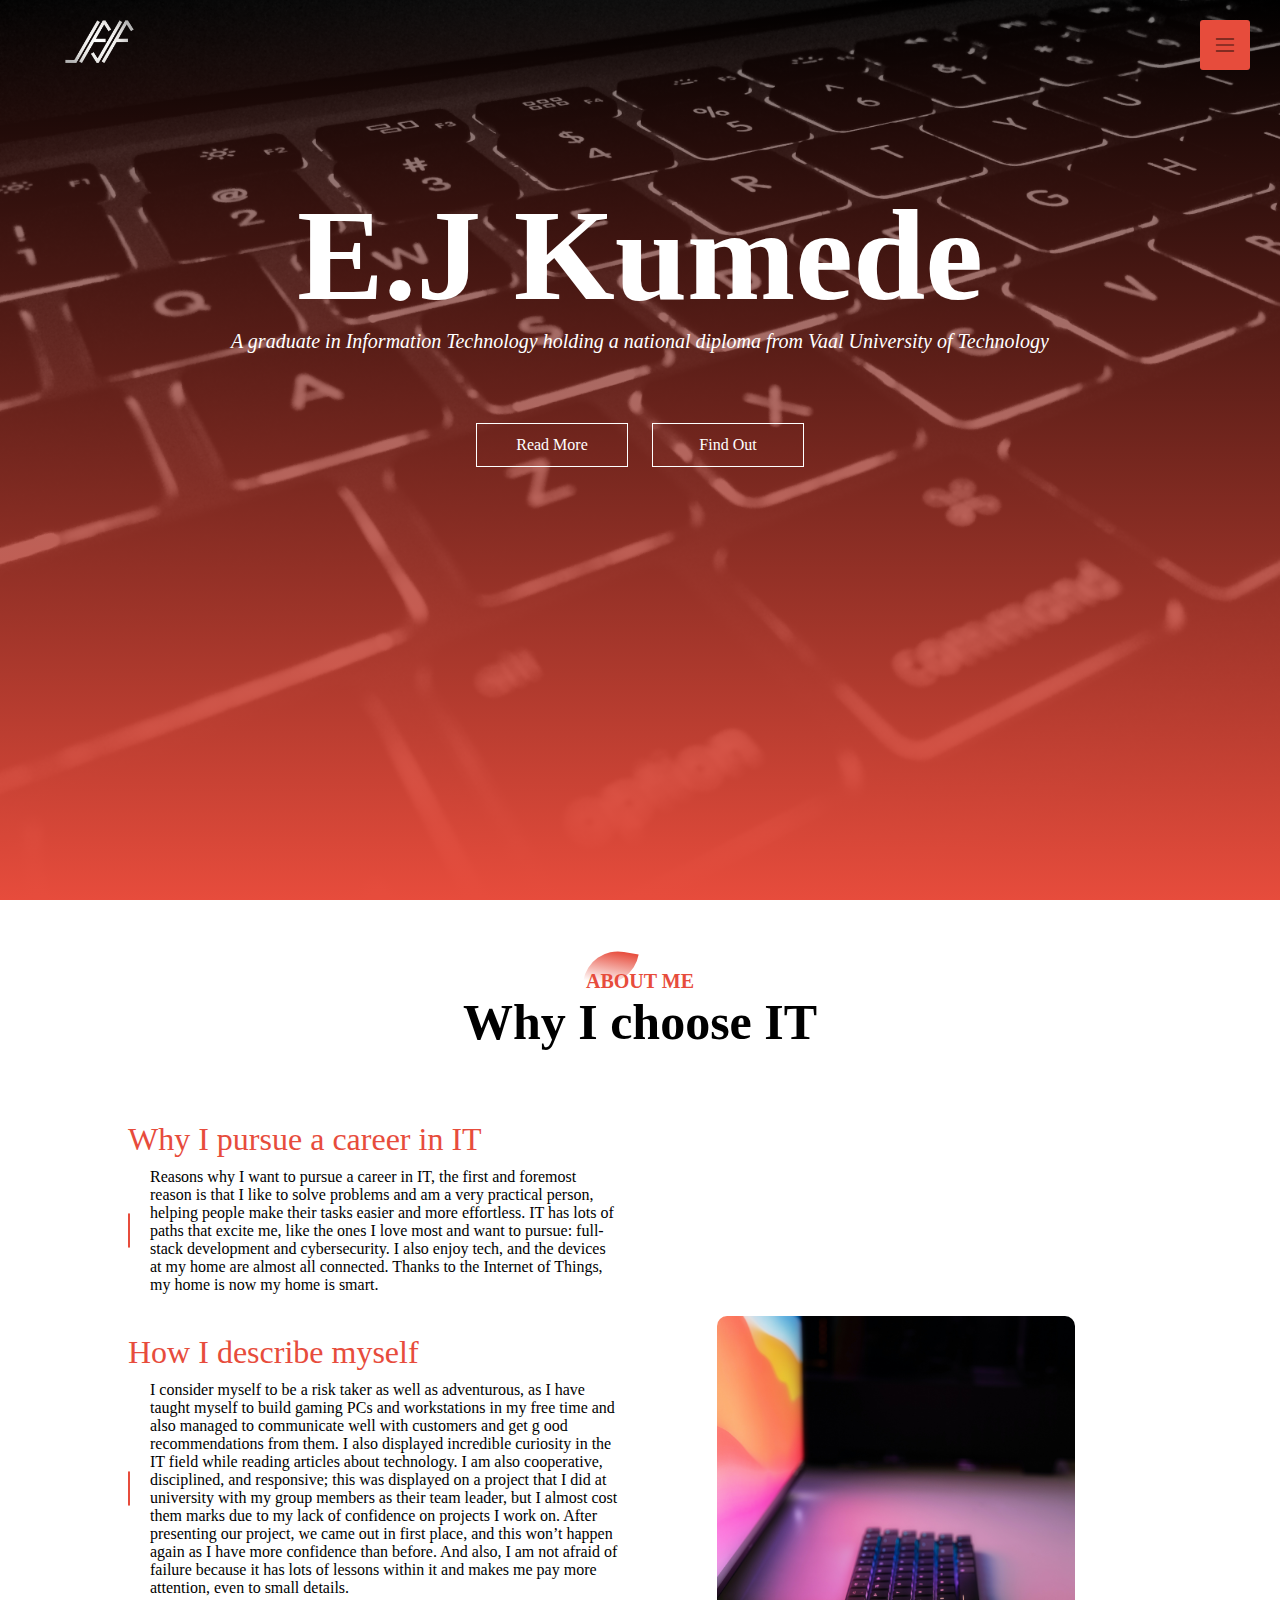
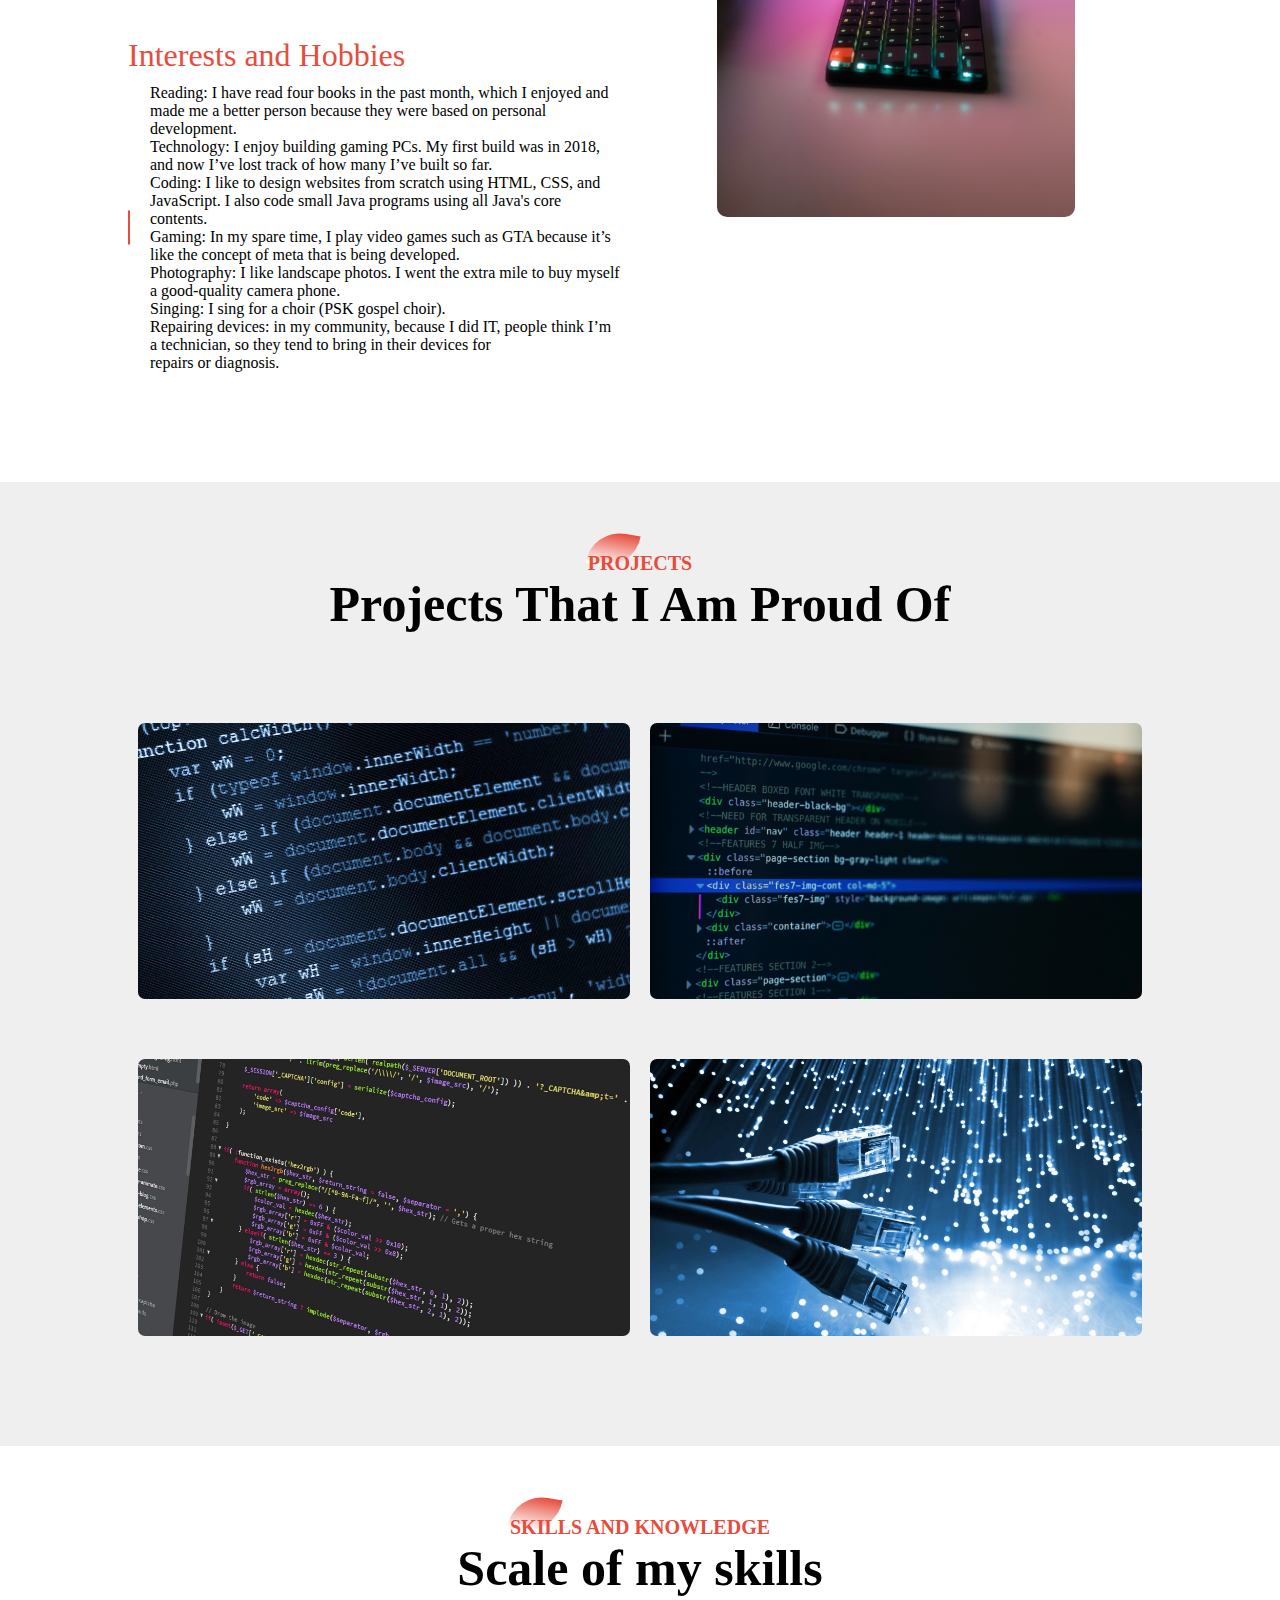
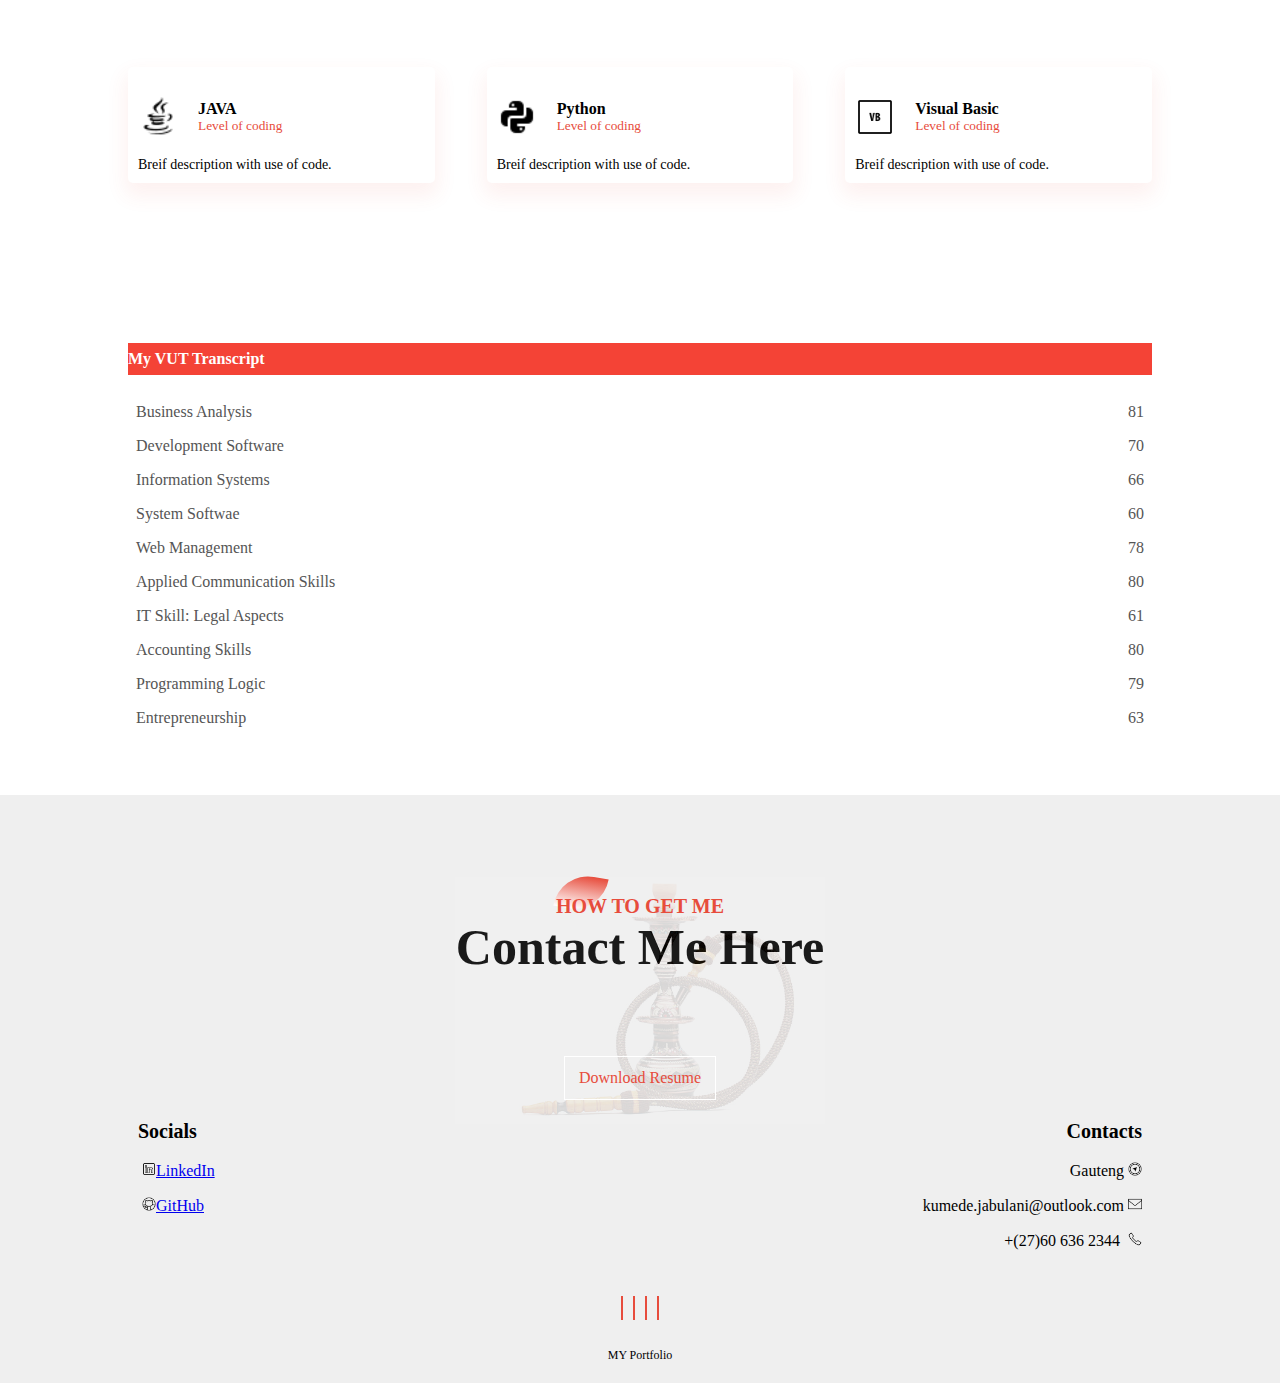
<file: index.html>
<html lang="en">

<head>
    <meta charset="UTF-8">
    <meta http-equiv="X-UA-Compatible" content="IE=edge">
    <meta name="viewport" content="width=device-width, initial-scale=1.0">
    <title>E.J Kumede Portforlio</title>
    <link rel="stylesheet" href="style.css">
</head>

<body>
    <!---------------------------Header-------------------------->

    <section id="header">
        <a href="#header"><img src="images/9.png" class="logo"></a>
        <div class="header-text">

            

            <h1>E.J Kumede</h1>            

            <p>A graduate in Information Technology holding a national diploma from Vaal  University of Technology</p>
            <div class="banner-btn">
                <a href="#feature"> <span></span> Read More</a>
                <a href="#footer"> <span></span> Find Out</a>                
            </div>
        </div>
    </section>
    <div id="sideNav">
        <nav>
            <ul>
                <li><a href="#header">HOME</a></li>
                <li><a href="#feature">ABOUT ME</a></li>
                <li><a href="#service">PROJECTS</a></li>
                <li><a href="#feedback">SKILL AND KNOWLEDGE</a></li>
                <li><a href="#footer">CONTACT ME</a></li>
            </ul>
        </nav>
    </div>
    <div id="menuBtn">
        <img src="images/IconMenu.png" id="menu">
    </div>

    <!---------------------------Features-------------------------->
    <section id="feature">
        <div class="title-text">
            <p>ABOUT ME</p>
            <h1>Why I choose IT</h1>

        </div>
        <div class="feature-box">
            <div class="features">
                <h1>Why I pursue a career in IT</h1>
                <div class="features-desc">
                    <div class="feature-icon">
                        <i class="fa fa-shield"></i>
                    </div>
                    <div class="feature-text">
                        <p>Reasons why I want to pursue a career in IT, the first and foremost 
                            reason is that I like to solve problems and am a very practical 
                            person, helping people make their tasks easier and more effortless.
                            IT has lots of paths that excite me, like the ones I love most and
                            want to pursue: full-stack development and cybersecurity. I also
                            enjoy tech, and the devices at my home are almost all connected.
                            Thanks to the Internet of Things, my home is now my home 
                            is smart.</p>
                    </div>
                </div>
                <h1>How I describe myself</h1>
                <div class="features-desc">
                    <div class="feature-icon">
                        <i class="fa fa-shield"></i>
                    </div>
                    <div class="feature-text">
                        <p>I consider myself to be a risk taker as well as adventurous, as I 
                            have taught myself to build gaming PCs and workstations in my free
                             time and also managed to communicate well with customers and get g
                             ood recommendations from them. I also displayed incredible 
                             curiosity in the IT field while reading articles about technology.
                              I am also cooperative, disciplined, and responsive; this was 
                              displayed on a project that I did at university with my group 
                              members as their team leader, but I almost cost them marks due 
                              to my lack of confidence on projects I work on. After presenting
                               our project, we came out in first place, and this won’t happen 
                               again as I have more confidence than before. And also, I am not 
                               afraid of failure because it has lots of lessons within it and 
                               makes me pay more attention, even to small details.
                        </p>
                    </div>
                </div>
                <h1>Interests and Hobbies</h1>
                <div class="features-desc">
                    <div class="feature-icon">
                        <i class="fa fa-shield"></i>
                    </div>
                    <div class="feature-text">
                        <p>Reading: I have read four books in the past month, which I enjoyed and made me a better person because they were based on personal development.</p>
                        <p>Technology: I enjoy building gaming PCs. My first build was in 2018, and now I’ve lost track of how many I’ve built so far.</p>
                        <p>Coding: I like to design websites from scratch using HTML, CSS, and JavaScript. I also code small Java programs using all Java's core contents.</p>
                        <p>Gaming: In my spare time, I play video games such as GTA because it’s like the concept of meta that is being developed.</p>
                        <p>Photography: I like landscape photos. I went the extra mile to buy myself a good-quality camera phone.</p>
                        <p>Singing: I sing for a choir (PSK gospel choir).</p>
                        <p>Repairing devices: in my community, because I did IT, people think I’m a technician, so they tend to bring in their devices for repairs or diagnosis.</p>
                    </div>
                </div>
            </div>
            <div class="features-img">
                <img src="images/4.jpg">
            </div>
        </div>
    </section>

    <!----------------------Projects------------------>
    <section id="service">
        <div class="title-text">
            <p>PROJECTS</p>
            <h1>Projects That I Am Proud Of</h1>
        </div>
        <div class="service-box">
            <a href="anim-text.htm" class="single-service"><div class="single-service"></div><div class="single-service">
                <img src="images/6.jpg">
                <div class="overlay"></div>
                <div class="service-desc">
                    <h3>Java</h3>
                    <hr>
                    <p>My personal treat of creativity</p>
                </div>
            </div></a>
            <a href="anim-text.htm" class="single-service"><div class="single-service"></div><div class="single-service">
                <img src="images/2.jpg">
                <div class="overlay"></div>
                <div class="service-desc">
                    <h3>Python</h3>
                    <hr>
                    <p>My personal treat of creativity</p>
                </div>
            </div></a>
            <a href="anim-text.htm" class="single-service"><div class="single-service"></div><div class="single-service">
                <img src="images/3.jpg">
                <div class="overlay"></div>
                <div class="service-desc">
                    <h3>Web Designs</h3>
                    <hr>
                    <p>My personal treat of creativity</p>
                </div>
            </div></a>
            <a href="anim-text.htm" class="single-service"><div class="single-service"></div><div class="single-service">
                <img src="images/5.jpg">
                <div class="overlay"></div>
                <div class="service-desc">
                    <h3>Graphic Designs</h3>
                    <hr>
                    <p>My personal treat of creativity</p>
                </div>
            </div></a>
        </div>
    </section>



    <!--------------------Feedback---------------------->
    <section id="feedback">
        <div class="title-text">
            <p>SKILLS AND KNOWLEDGE</p>
            <h1>Scale of my skills</h1>
        </div>
        <div class="feedback-row">
            <div class="feedback-col">
                <div class="user">
                    <img src="images/java.png" class="icons2">
                    <div class="user-info">
                        <h4>JAVA </h4>
                        <small>Level of coding</small>
                    </div>
                </div>
                <p>Breif description with use of code.</p>
            </div>
            <div class="feedback-col">
                <div class="user">
                    <img src="images/python.png" class="icons2">
                    <div class="user-info">
                        <h4>Python<i class="fa fa-twitter"></i> </h4>
                        <small>Level of coding</small>
                    </div>
                </div>
                <p>Breif description with use of code.</p>
            </div>
            <div class="feedback-col">
                <div class="user">
                    <img src="images/vb.png" class="icons2">
                    <div class="user-info">
                        <h4>Visual Basic<i class="fa fa-twitter"></i> </h4>
                        <small>Level of coding</small>
                    </div>
                </div>
                <p>Breif description with use of code.</p>
            </div>            
        </div>
    </section>

    <!------------------Skill seta---------------->

    <section class="blog-content">
        <div class="row">
            
            <div class="blog-right">
                <h3>My VUT Transcript</h3>
                <div>
                    <span>Business Analysis</span>
                    <span>81</span>
                </div>
                <div>
                    <span>Development Software</span>
                    <span>70</span>
                </div>
                <div>
                    <span>Information Systems</span>
                    <span>66</span>
                </div>
                <div>
                    <span>System Softwae</span>
                    <span>60</span>
                </div>
                <div>
                    <span>Web Management</span>
                    <span>78</span>
                </div>
                <div>
                    <span>Applied Communication Skills</span>
                    <span>80</span>
                </div>
                <div>
                    <span>IT Skill: Legal Aspects</span>
                    <span>61</span>
                </div>
                <div>
                    <span>Accounting Skills</span>
                    <span>80</span>
                </div>
                <div>
                    <span>Programming Logic</span>
                    <span>79</span>
                </div>
                <div>
                    <span>Entrepreneurship</span>
                    <span>63</span>
                </div>
            </div>
        </div>
    </section>

    <!-----------------Footer-------------------->
    <section id="footer">
        <img src="images/footer.jpg" class="footer-img">
        <div class="title-text">
            <p>HOW TO GET ME</p>
            <h1>Contact Me Here</h1>
        </div>

        <div class="banner-btn-botom">
            <a href="images/8.pdf"> <span></span> Download Resume</a>            
        </div>
        
        <div class="footer-row">
            <div class="footer-left">
                <h1>Socials</h1>
                <a href="https://www.linkedin.com/in/ephraim-jabulani-kumede-389907177"><p><img src="images/LinkedIn.png" class="icon">LinkedIn</p></a>
                <a href="https://github.com/javajayjuice"><p><img src="images/GitHub.png" class="icon">GitHub</p></a>
            </div>
           
            <div class="footer-right">
                <h1>Contacts</h1>
                <p>Gauteng<img src="images/Location .png" class="icon"></p>
                <p>kumede.jabulani@outlook.com<img src="images/Mail.png" class="icon"></p>
                <p>+(27)60 636 2344 <img src="images/Phone .png" class="icon"></p>
            </div>
        </div>
        <div class="social-links">
            <i class="fa fa-twitter"></i>
            <i class="fa fa-facebook"></i>
            <i class="fa fa-instagram"></i>
            <i class="fa fa-youtube-play"></i>
            <p>MY Portfolio</p>
        </div>


    </section>

    <!-----------------------JavaScript--------------------------->
    <!-----------------------Smooth Scroll--------------------------->

    <script src="smooth-scroll.js"></script>
    <script>
        var scroll = new SmoothScroll('a[href*="#"]');
    </script>


    <!-----------------------NavBar--------------------------->

    <script>
        var menuBtn = document.getElementById("menuBtn")
        var sideNav = document.getElementById("sideNav")
        var menu = document.getElementById("menu")

        sideNav.style.right = "-250px";

        menuBtn.onclick = function () {
            if (sideNav.style.right == "-250px") {
                sideNav.style.right = "0";
                menu.src = "images/IconClose.png";
            }
            else {
                sideNav.style.right = "-250px";
                menu.src = "images/IconMenu.png";
            }
        }
    </script>
</body>

</html>
</file>
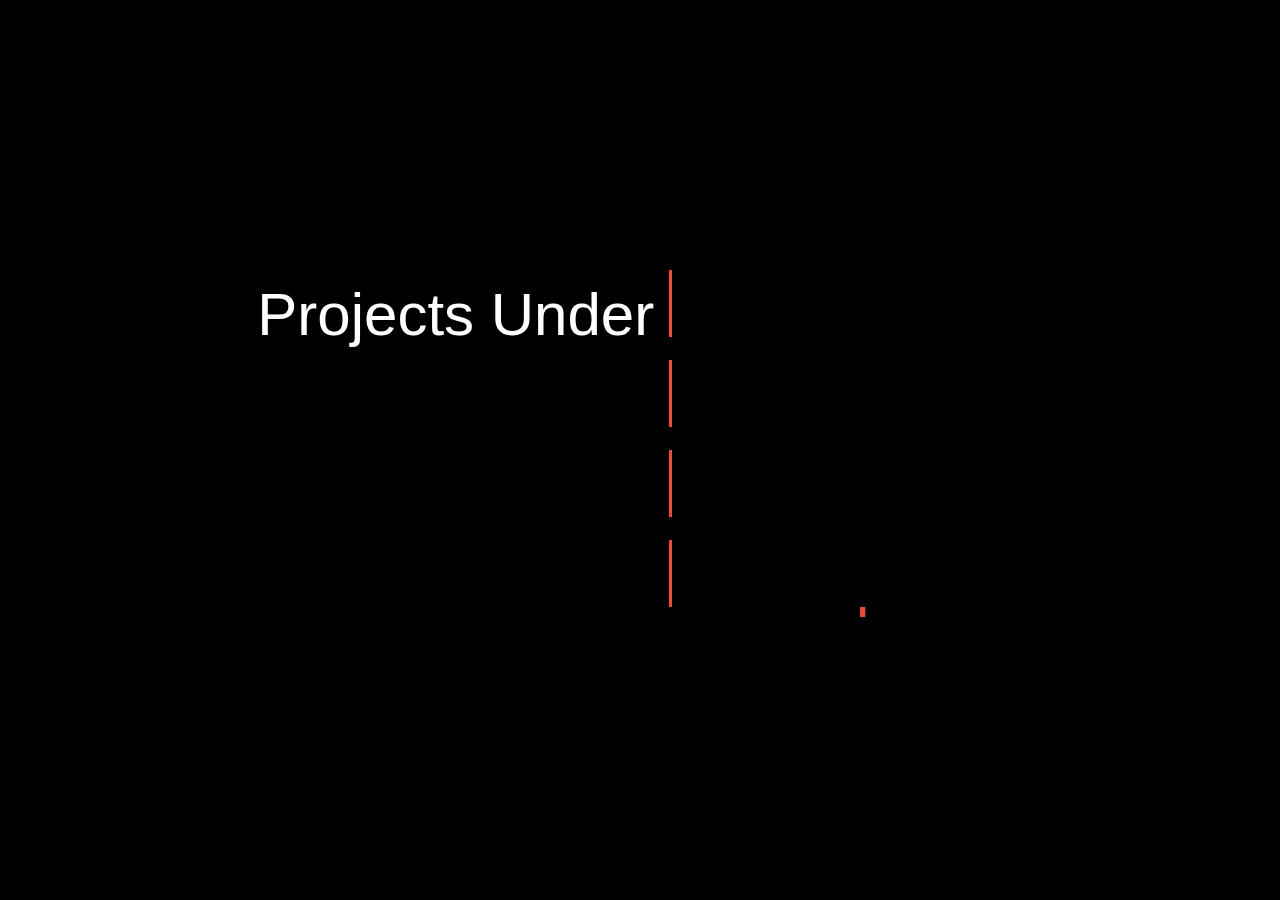
<file: anim-text.htm>
<!DOCTYPE html>
<html lang="en">
<head>
    <meta charset="UTF-8">
    <meta http-equiv="X-UA-Compatible" content="IE=edge">
    <meta name="viewport" content="width=device-width, initial-scale=1.0">
    <link rel="stylesheet" href="style-anim.css">
    <title>Document</title>
</head>
<body>
    <div class="wrapper">
        <div class="txt">Projects Under</div>
        <ul class="run-txt">
            <li><span>Construction</span></li>
            <li><span>Maintenance</span></li>
            <li><span>Service</span></li>
            <li><span>Development</span></li>
        </ul>
    </div>
</body>
</html>
</file>
<file: style.css>
*{
    margin: 0;
    padding: 0;
}

/*--------------------Header-----------------------*/
#header{
    background: linear-gradient(rgba(0,0,0,0.5),#e74c3c ), url(images/1.jpg);
    background-size: cover;
    background-position: center;
    height: 100vh;
}

.logo{
    width: 70px;
    position: fixed;
    top: 1%;
    left: 5%;
}




.header-text{
    text-align: center;
    color: #fff;
    padding-top: 180px;
}

.header-text h1{
    font-size: 130px;
}

.header-text p{
    font-size: 20px;
    font-style: italic;
}

.banner-btn{
    margin: 70px auto 0;
}

.banner-btn a{
    width: 150px;
    text-decoration: none;
    display: inline-block;
    margin: 0 10px;
    padding: 12px 0;
    color: #fff;
    border: .5px solid #fff;
    position: relative;
    z-index: 1;
    transition: color 0.5s;
}

.banner-btn a span{
    width: 0;
    height: 100%;
    position: absolute;
    top: 0;
    left: 0;
    background: #fff;
    z-index: -1;
    transition: 0.5s;
}

.banner-btn a:hover span{
    width: 100%;
}

.banner-btn a:hover{
    color: #000;
}

/*----botom button---*/
.banner-btn-botom{
    margin: 10px auto 0;
    align-self: center;
}

.banner-btn-botom a{
    width: 150px;
    text-decoration: none;
    text-align: center;
    display: block;
    margin: 0 auto;
    padding: 12px 0;
    color: #e74c3c;
    border: .5px solid #fff;
    position: relative;
    z-index: 1;
    transition: color 0.5s;
}

.banner-btn-botom a span{
    width: 0;
    height: 100%;
    position: absolute;
    top: 0;
    left: 0;
    background: #fff;
    z-index: -1;
    transition: 0.5s;
}

.banner-btn-botom a:hover span{
    width: 100%;
}

.banner-btn-botom a:hover{
    color: #000;
}

/*-------------------*/



#sideNav{
    width: 250px;
    height: 100vh;
    position: fixed;
    right: -250px;
    top: 0;
    background: #e74c3c;
    z-index: 2;
    transition: 0.5s;
}

nav ul li{
    list-style: none;
    margin: 50px 20px;
}

nav ul li a{
    text-decoration: none;
    color: #fff;
}

#menuBtn{
    width: 50px;
    height: 50px;
    background: #e74c3c;
    text-align: center;
    position: fixed;
    right: 30px;
    top: 20px;
    border-radius: 3px;
    z-index: 3;
    cursor: pointer;
}

#menuBtn img{
    width: 20px;
    margin-top: 15px;
}

@media screen and (max-width: 770px) {
    .header-text h1{
        font-size: 44px;
    }

    .banner-btn a{
        display: block;
        margin: 20px auto;
    }

    
}

/*------------------------Feature-----------------*/
#feature{
    width: 100%;
    padding: 70px 0;
}

.title-text{
    text-align: center;
    padding-bottom: 70px;
}

.title-text p{
    margin: auto;
    font-size: 20px;
    color: #e74c3c;
    font-weight: bold;
    position: relative;
    z-index: 1;
    display: inline-block;
}

.title-text p::after{
    content: "";
    width: 50px;
    height: 35px;
    background: linear-gradient(#e74c3c, #fff);
    position: absolute;
    top: -20px;
    left: 0;
    z-index: -1;
    transform: rotate(10deg);
    border-top-left-radius: 35px;
    border-bottom-right-radius: 35px;
}

.title-text h1{
    font-size: 50px;
}

.feature-box{
    width: 80%;
    margin: auto;
    display: flex;
    flex-wrap: wrap;
    align-items: center;
    text-align: center;
}

.features{
    flex-basis: 50%;
}

.features-img{
    flex-basis: 50%;
    margin: auto;
}

.features-img img{
    width: 70%;
    border-radius: 10px;
}

.features h1{
    text-align: left;
    margin-bottom: 10px;
    font-weight: 100;
    color: #e74c3c;
}

.features-desc{
    display: flex;
    align-items: center;
    margin-bottom: 40px;
}

.feature-icon .fa{
    width: 50px;
    height: 50px;
    font-size: 30px;
    line-height: 50px;
    border-radius: 8px;
    color: #e74c3c;
    border: 1px solid #e74c3c;
}

.feature-text p{
    padding: 0 20px;
    text-align: initial;
}

@media screen and (max-width: 770px) {
    .title-text h1{
        font-size: 35px;
    }

    .features{
        flex-basis: 100%;
    }

    .features-img{
        flex-basis: 100%;
    }

    .features-img img{
        width: 100%;
    }
}

/*--------------------------------services--------------------------*/
#service{
    width: 100%;
    padding: 70px 0;
    background: #efefef;
}

.service-box{
    width: 80%;
    display: flex;
    flex-wrap: wrap;
    justify-content: space-around;
    margin: auto;
}

.single-service{
    flex-basis: 48%;
    text-align: center;
    border-radius: 7px;
    margin-bottom: 20px;
    color: #fff;
    position: relative;
}

.single-service img{
    width: 100%;
    border-radius: 7px;
}

.overlay{
    width: 100%;
    height: 100%;
    position: absolute;
    top: 0;
    border-radius: 7px;
    cursor: pointer;
    background: linear-gradient(rgba(0,0,0,0.5),#e74c3c);
    opacity: 0;
    transition: 1s;
}

.single-service:hover .overlay{
    opacity: 1;
}

.service-desc{
    width: 80%;
    position: absolute;
    bottom: 40%;
    left: 50%;
    opacity: 0;
    transform: translateX(-50%);
    transition: 1s;
}

hr{
    background: #fff;
    height: 2px;
    border: 0;
    margin: 15px auto;
    width: 60%;
}

.service-desc p{
    font-size: 14px;
}

.single-service:hover .service-desc{
    bottom: 40%;
    opacity: 1;
}

@media screen and (max-width: 770px) {
    .single-service{
        flex-basis: 100%;
        margin-bottom: 30px;
    }

    .service-desc p{
        font-size: 12px;
    }

    hr{
        margin: 5px auto;
    }

    .single-service:hover .service-desc{
        bottom: 25% !important;
    }
}

/*-----------------Feedback------------------*/
#feedback{
    width: 100%;
    padding: 70px 0;
}

.feedback-row{
    width: 80%;
    margin: auto;
    display: flex;
    justify-content: space-between;
    align-items: flex-start;
    flex-wrap: wrap;
}

.feedback-col{
    flex-basis: 28%;
    padding: 10px;
    margin-bottom: 30px;
    border-radius: 5px;
    box-shadow: 0 10px 20px 3px #e74c3c14;
    cursor: pointer;
    transition: transform 0.5s;
}

.feedback-col p{
    font-size: 14px;
}

.user{
    display: flex;
    align-items: center;
    margin: 20px 0;
}

.user img{
    width: 40px;
    margin-right: 20px;
    border-radius: 3px;
}

.user-info .fa{
    margin-left: 10px;
    color: #27c0ff;
    font-size: 20px;
}

.user-info small{
    color: #e74c3c;
}

.feedback-col:hover{
    transform: translateY(7px);
}

@media screen and (max-width: 770px){
    .feedback-col{
        flex-basis: 100%;
    }
}
/*------------------Footer----------------*/
#footer{
    padding: 100px 0 20px;
    background: #efefef;
    position: relative;
}

.footer-row{
    width: 80%;
    margin: 0 auto;
    display: flex;
    justify-content: space-between;
    flex-wrap: nowrap;
}

.footer-left, .footer-right{
    flex-basis: 45%;
    padding: 10px;
    margin-bottom: 20px;
}

.footer-right{
    text-align: right;
}

.footer-left{
    text-align: left;
}

.footer-row h1{
    margin: 10px 0; 
    font-size: 20px;   
}

.footer-row p{
    line-height: 35px;
}

.footer-left .fa, .footer-right .fa{
    font-size: 20px;
    color: #e74c3c;
    margin: 10px;
}

.footer-img{
    max-width: 370px;
    opacity: 0.1;
    position: absolute;
    left: 50%;
    top: 35%;
    transform: translate(-50%,-50%);
}

.icon{
    width: 14px;
    padding: 4 0px 0px 4px;
    border: #e74c3c;
}

.social-links{
    text-align: center;
}

.social-links .fa{
    height: 40px;
    width: 40px;
    font-size: 20px;
    line-height: 40px;
    border: 1px solid #e74c3c;
    margin: 40px 5px 0;
    color: #e74c3c;
    cursor: pointer;
    transition: 0.5s;
}

social-links .fa:hover{
    background: #e74c3c;
    color: #fff;
    transform: translateY(-7px);
}

.social-links p{
    font-size: 12px;
    margin-top: 20px;
}

@media screen and (max-width: 770px){
    .footerleft, .footer-right{
        flex-basis: 100%;
        font-size: 14px;
    }

    .footer-img{
        top: 25%;
    }
}

/*-----------------Skill Sets-------------------*/
.blog-content{
    width: 80%;
    margin: auto;
    padding: 60px 0;
}

.blog-left{
    flex-basis: 65%;
}

.blog-left img{
    width: 100%;
}

.blog-left h2{
    color: #222;
    font-weight: 600;
    margin: 30px 0;
}

.blog-left p{
    color: #999;
    padding: 0;
}

.blog-right{
    flex-basis: 32%;
}

.blog-right h3{
    background: #f44336;
    color: #fff;
    padding: 7px 0;
    font-size: 16px;
    margin-bottom: 20px;
}

.blog-right div{
    display: flex;
    align-items: center;
    justify-content: space-between;
    color: #555;
    padding: 8px;
    box-sizing: border-box;
}

.comment-box{
    border: 1px solid #ccc;
    margin: 50px 0;
    padding: 10px 20px;
}

.comment-box h3{
    text-align: left;
}

.comment-box input, .comment-box textarea{
    width: 100%;
    padding: 10px;
    margin: 15px 0;
    box-sizing: border-box;
    border: none;
    outline: none;
    background: #f0f0f0;
}
</file>
<file: style-anim.css>
*{
    margin: 0;
    padding: 0;
    box-sizing: border-box;
    font-family: 'Poppins', sans-serif;
}



body{
    display: flex;
    align-items: center;
    justify-content: center;
    min-height: 100vh;
    background-color: rgb(0, 0, 0);
}


.wrapper{
    display: flex;
}

.wrapper .txt{
    color: #fff;
    font-size: 60px;
    font-weight: 400;
    padding-top: 10px;
}

.wrapper .run-txt{
    display: table;
    margin-left: 15px;
    height: 90px;
    line-height: 90px;
    overflow: hidden;
}


.run-txt li{
    list-style: none;
    color: #e74c3c;
    font-size: 60px;
    font-weight: 400;
    position:relative;
    top: 0;
    animation: slide 12s steps(4) infinite;
}


.run-txt li{
    list-style: none;
    color: #e74c3c;
    font-size: 60px;
    font-weight: 400;
    position: relative;
    top: 0;
    animation: slide 12s steps(4) infinite;
}

@keyframes slide{
    100%{
        top: -360px;
    }
}

.run-txt li span{
    position: relative;
    margin: 5px 0;
    line-height: 90px;
}

.run-txt li span::after{
    content: "";
    position: absolute;
    left: 0;
    height: 100%;
    width: 100%;
    background: #000;
    border-left: 3px solid #e74c3c;
    animation: typing 3s steps(12) infinite;
}

@keyframes typing{
    40%, 60%{
        left: calc(100% + 30px);
    }
    100%{
        left: 0;
    }
}

@media screen and (max-width: 770px){
    .wrapper , .txt, .run-txt{
        flex-basis: 100%;
        font-size: 20px;
        
    }
</file>
